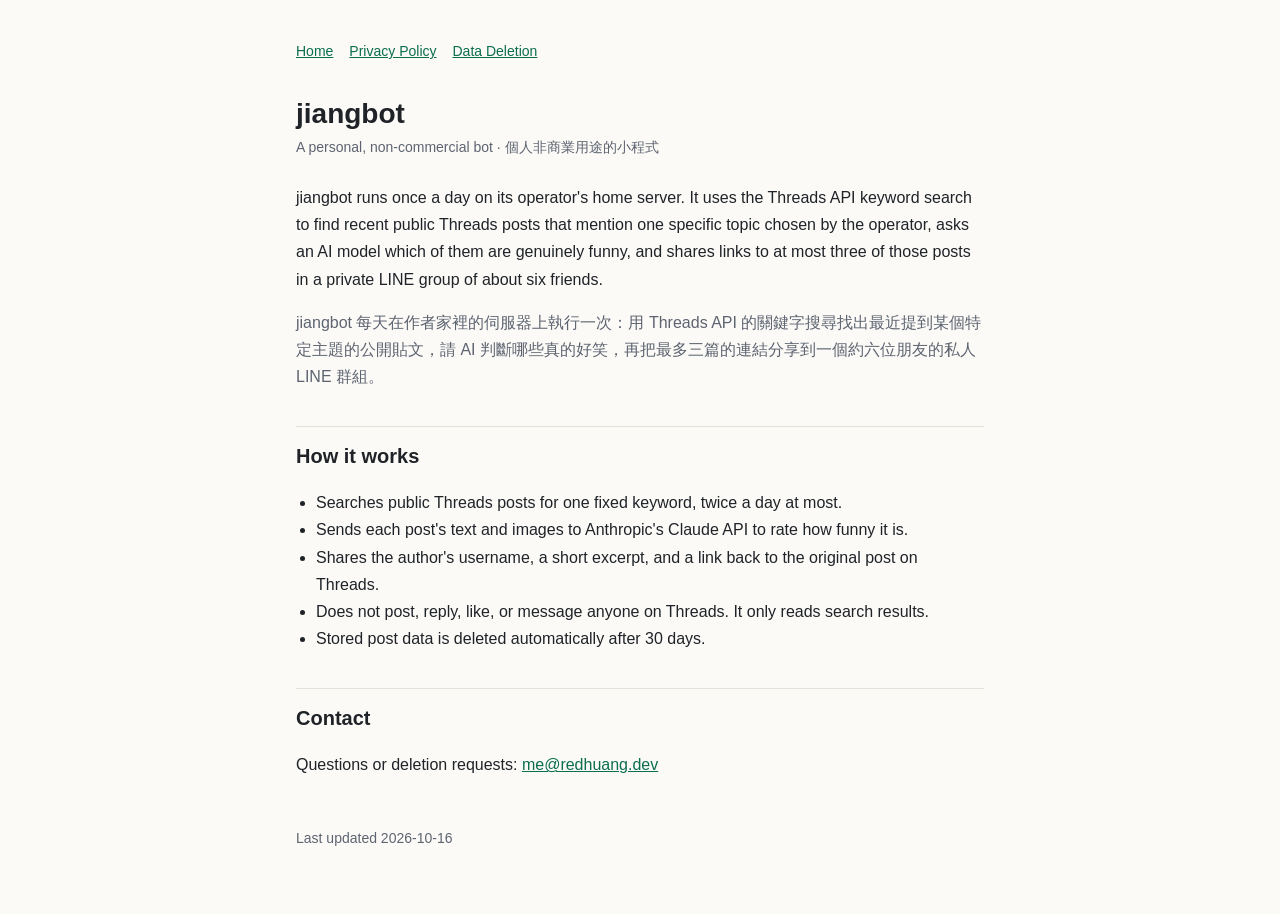
<file: index.html>
<!doctype html>
<html lang="en">
<head>
<meta charset="utf-8">
<meta name="viewport" content="width=device-width, initial-scale=1">
<title>jiangbot</title>
<link rel="stylesheet" href="style.css">
</head>
<body>
<main>
<nav><a href="./">Home</a><a href="privacy.html">Privacy Policy</a><a href="data-deletion.html">Data Deletion</a></nav>

<h1>jiangbot</h1>
<p class="meta">A personal, non-commercial bot · 個人非商業用途的小程式</p>

<p>jiangbot runs once a day on its operator's home server. It uses the Threads API keyword search to find
recent public Threads posts that mention one specific topic chosen by the operator, asks an AI model which of them are
genuinely funny, and shares links to at most three of those posts in a private LINE group of about six friends.</p>
<p class="zh">jiangbot 每天在作者家裡的伺服器上執行一次：用 Threads API 的關鍵字搜尋找出最近提到某個特定主題的公開貼文，請 AI 判斷哪些真的好笑，再把最多三篇的連結分享到一個約六位朋友的私人 LINE 群組。</p>

<h2>How it works</h2>
<ul>
  <li>Searches public Threads posts for one fixed keyword, twice a day at most.</li>
  <li>Sends each post's text and images to Anthropic's Claude API to rate how funny it is.</li>
  <li>Shares the author's username, a short excerpt, and a link back to the original post on Threads.</li>
  <li>Does not post, reply, like, or message anyone on Threads. It only reads search results.</li>
  <li>Stored post data is deleted automatically after 30 days.</li>
</ul>

<h2>Contact</h2>
<p>Questions or deletion requests: <a href="mailto:me@redhuang.dev">me@redhuang.dev</a></p>

<footer>Last updated 2026-10-16</footer>
</main>
</body>
</html>
</file>
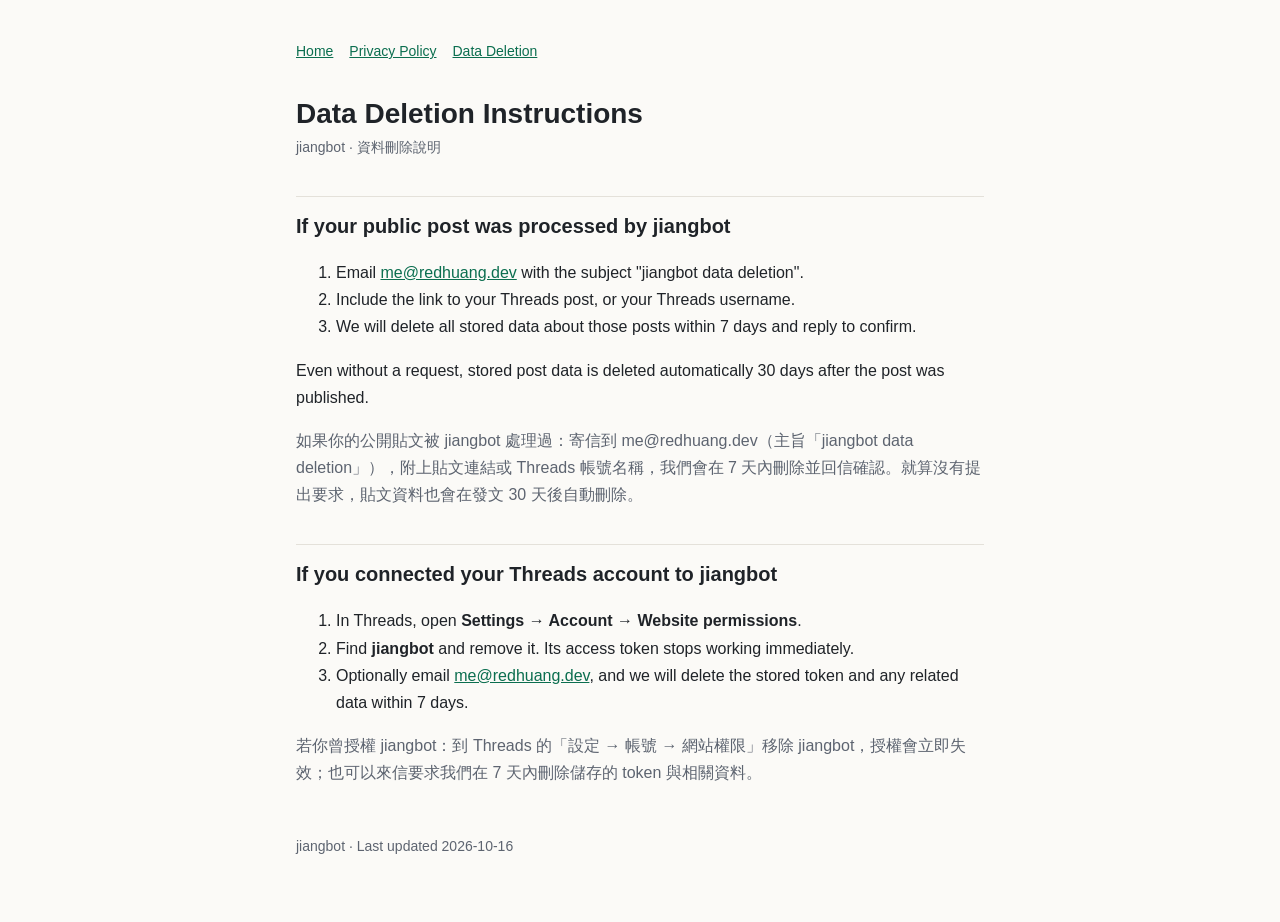
<file: data-deletion.html>
<!doctype html>
<html lang="en">
<head>
<meta charset="utf-8">
<meta name="viewport" content="width=device-width, initial-scale=1">
<title>jiangbot Data Deletion</title>
<link rel="stylesheet" href="style.css">
</head>
<body>
<main>
<nav><a href="./">Home</a><a href="privacy.html">Privacy Policy</a><a href="data-deletion.html">Data Deletion</a></nav>

<h1>Data Deletion Instructions</h1>
<p class="meta">jiangbot · 資料刪除說明</p>

<h2>If your public post was processed by jiangbot</h2>
<ol>
  <li>Email <a href="mailto:me@redhuang.dev">me@redhuang.dev</a> with the subject "jiangbot data deletion".</li>
  <li>Include the link to your Threads post, or your Threads username.</li>
  <li>We will delete all stored data about those posts within 7 days and reply to confirm.</li>
</ol>
<p>Even without a request, stored post data is deleted automatically 30 days after the post was published.</p>
<p class="zh">如果你的公開貼文被 jiangbot 處理過：寄信到 me@redhuang.dev（主旨「jiangbot data deletion」），附上貼文連結或 Threads 帳號名稱，我們會在 7 天內刪除並回信確認。就算沒有提出要求，貼文資料也會在發文 30 天後自動刪除。</p>

<h2>If you connected your Threads account to jiangbot</h2>
<ol>
  <li>In Threads, open <strong>Settings → Account → Website permissions</strong>.</li>
  <li>Find <strong>jiangbot</strong> and remove it. Its access token stops working immediately.</li>
  <li>Optionally email <a href="mailto:me@redhuang.dev">me@redhuang.dev</a>, and we will delete the stored token and any related data within 7 days.</li>
</ol>
<p class="zh">若你曾授權 jiangbot：到 Threads 的「設定 → 帳號 → 網站權限」移除 jiangbot，授權會立即失效；也可以來信要求我們在 7 天內刪除儲存的 token 與相關資料。</p>

<footer>jiangbot · Last updated 2026-10-16</footer>
</main>
</body>
</html>
</file>
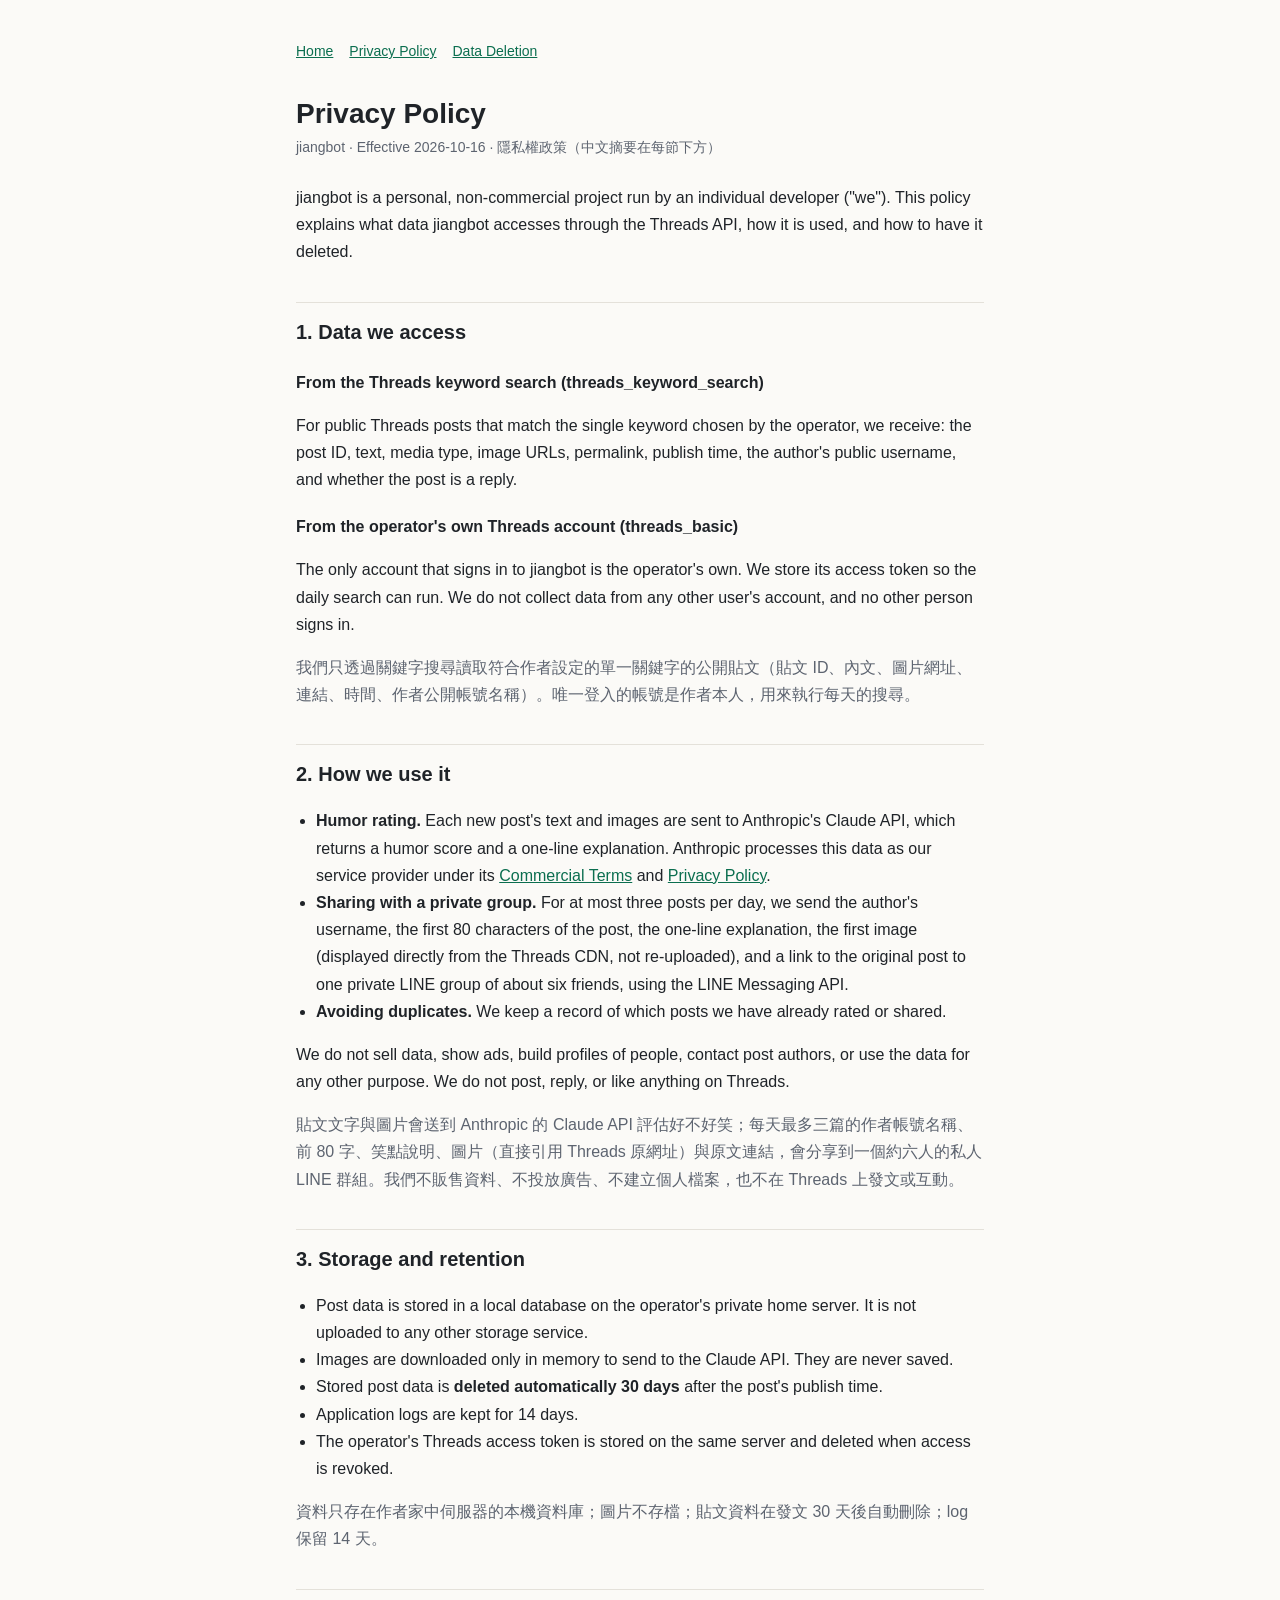
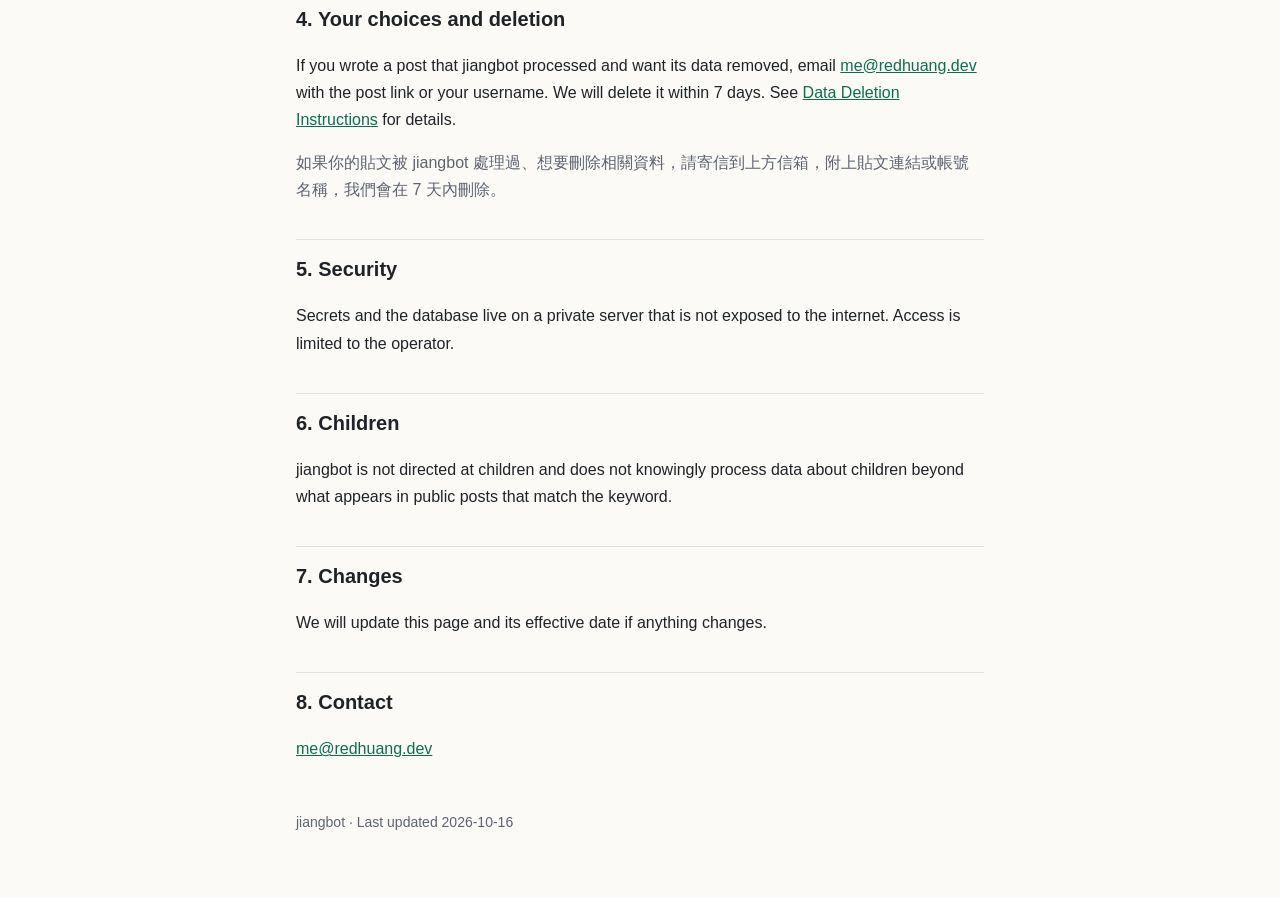
<file: privacy.html>
<!doctype html>
<html lang="en">
<head>
<meta charset="utf-8">
<meta name="viewport" content="width=device-width, initial-scale=1">
<title>jiangbot Privacy Policy</title>
<link rel="stylesheet" href="style.css">
</head>
<body>
<main>
<nav><a href="./">Home</a><a href="privacy.html">Privacy Policy</a><a href="data-deletion.html">Data Deletion</a></nav>

<h1>Privacy Policy</h1>
<p class="meta">jiangbot · Effective 2026-10-16 · 隱私權政策（中文摘要在每節下方）</p>

<p>jiangbot is a personal, non-commercial project run by an individual developer ("we"). This policy explains what
data jiangbot accesses through the Threads API, how it is used, and how to have it deleted.</p>

<h2>1. Data we access</h2>
<h3>From the Threads keyword search (threads_keyword_search)</h3>
<p>For public Threads posts that match the single keyword chosen by the operator, we receive: the post ID, text, media type,
image URLs, permalink, publish time, the author's public username, and whether the post is a reply.</p>
<h3>From the operator's own Threads account (threads_basic)</h3>
<p>The only account that signs in to jiangbot is the operator's own. We store its access token so the daily search can run.
We do not collect data from any other user's account, and no other person signs in.</p>
<p class="zh">我們只透過關鍵字搜尋讀取符合作者設定的單一關鍵字的公開貼文（貼文 ID、內文、圖片網址、連結、時間、作者公開帳號名稱）。唯一登入的帳號是作者本人，用來執行每天的搜尋。</p>

<h2>2. How we use it</h2>
<ul>
  <li><strong>Humor rating.</strong> Each new post's text and images are sent to Anthropic's Claude API, which returns a
    humor score and a one-line explanation. Anthropic processes this data as our service provider under its
    <a href="https://www.anthropic.com/legal/commercial-terms">Commercial Terms</a> and
    <a href="https://www.anthropic.com/legal/privacy">Privacy Policy</a>.</li>
  <li><strong>Sharing with a private group.</strong> For at most three posts per day, we send the author's username, the first
    80 characters of the post, the one-line explanation, the first image (displayed directly from the Threads CDN, not
    re-uploaded), and a link to the original post to one private LINE group of about six friends, using the LINE
    Messaging API.</li>
  <li><strong>Avoiding duplicates.</strong> We keep a record of which posts we have already rated or shared.</li>
</ul>
<p>We do not sell data, show ads, build profiles of people, contact post authors, or use the data for any other purpose.
We do not post, reply, or like anything on Threads.</p>
<p class="zh">貼文文字與圖片會送到 Anthropic 的 Claude API 評估好不好笑；每天最多三篇的作者帳號名稱、前 80 字、笑點說明、圖片（直接引用 Threads 原網址）與原文連結，會分享到一個約六人的私人 LINE 群組。我們不販售資料、不投放廣告、不建立個人檔案，也不在 Threads 上發文或互動。</p>

<h2>3. Storage and retention</h2>
<ul>
  <li>Post data is stored in a local database on the operator's private home server. It is not uploaded to any other
    storage service.</li>
  <li>Images are downloaded only in memory to send to the Claude API. They are never saved.</li>
  <li>Stored post data is <strong>deleted automatically 30 days</strong> after the post's publish time.</li>
  <li>Application logs are kept for 14 days.</li>
  <li>The operator's Threads access token is stored on the same server and deleted when access is revoked.</li>
</ul>
<p class="zh">資料只存在作者家中伺服器的本機資料庫；圖片不存檔；貼文資料在發文 30 天後自動刪除；log 保留 14 天。</p>

<h2>4. Your choices and deletion</h2>
<p>If you wrote a post that jiangbot processed and want its data removed, email
<a href="mailto:me@redhuang.dev">me@redhuang.dev</a> with the post link or your username. We will delete it within
7 days. See <a href="data-deletion.html">Data Deletion Instructions</a> for details.</p>
<p class="zh">如果你的貼文被 jiangbot 處理過、想要刪除相關資料，請寄信到上方信箱，附上貼文連結或帳號名稱，我們會在 7 天內刪除。</p>

<h2>5. Security</h2>
<p>Secrets and the database live on a private server that is not exposed to the internet. Access is limited to the operator.</p>

<h2>6. Children</h2>
<p>jiangbot is not directed at children and does not knowingly process data about children beyond what appears in
public posts that match the keyword.</p>

<h2>7. Changes</h2>
<p>We will update this page and its effective date if anything changes.</p>

<h2>8. Contact</h2>
<p><a href="mailto:me@redhuang.dev">me@redhuang.dev</a></p>

<footer>jiangbot · Last updated 2026-10-16</footer>
</main>
</body>
</html>
</file>
<file: style.css>
:root {
  --bg: #fbfaf7;
  --fg: #1f2328;
  --muted: #5d6470;
  --line: #e4e1da;
  --accent: #0b6e4f;
}
@media (prefers-color-scheme: dark) {
  :root {
    --bg: #15171a;
    --fg: #e8e6e3;
    --muted: #a3a8b0;
    --line: #2c3036;
    --accent: #5cc9a2;
  }
}
* { box-sizing: border-box; }
body {
  margin: 0;
  background: var(--bg);
  color: var(--fg);
  font: 16px/1.7 -apple-system, BlinkMacSystemFont, "Segoe UI", "Noto Sans TC", "PingFang TC", sans-serif;
}
main { max-width: 720px; margin: 0 auto; padding: 40px 16px 64px; }
nav { display: flex; gap: 16px; flex-wrap: wrap; font-size: 14px; margin-bottom: 32px; }
a { color: var(--accent); }
h1 { font-size: 28px; line-height: 1.3; margin: 0 0 4px; }
h2 { font-size: 20px; margin: 36px 0 8px; padding-top: 12px; border-top: 1px solid var(--line); }
h3 { font-size: 16px; margin: 20px 0 4px; }
.meta { color: var(--muted); font-size: 14px; margin: 0 0 24px; }
.zh { color: var(--muted); }
ul { padding-left: 20px; }
code { font-size: 14px; }
footer { margin-top: 48px; color: var(--muted); font-size: 14px; }
</file>
